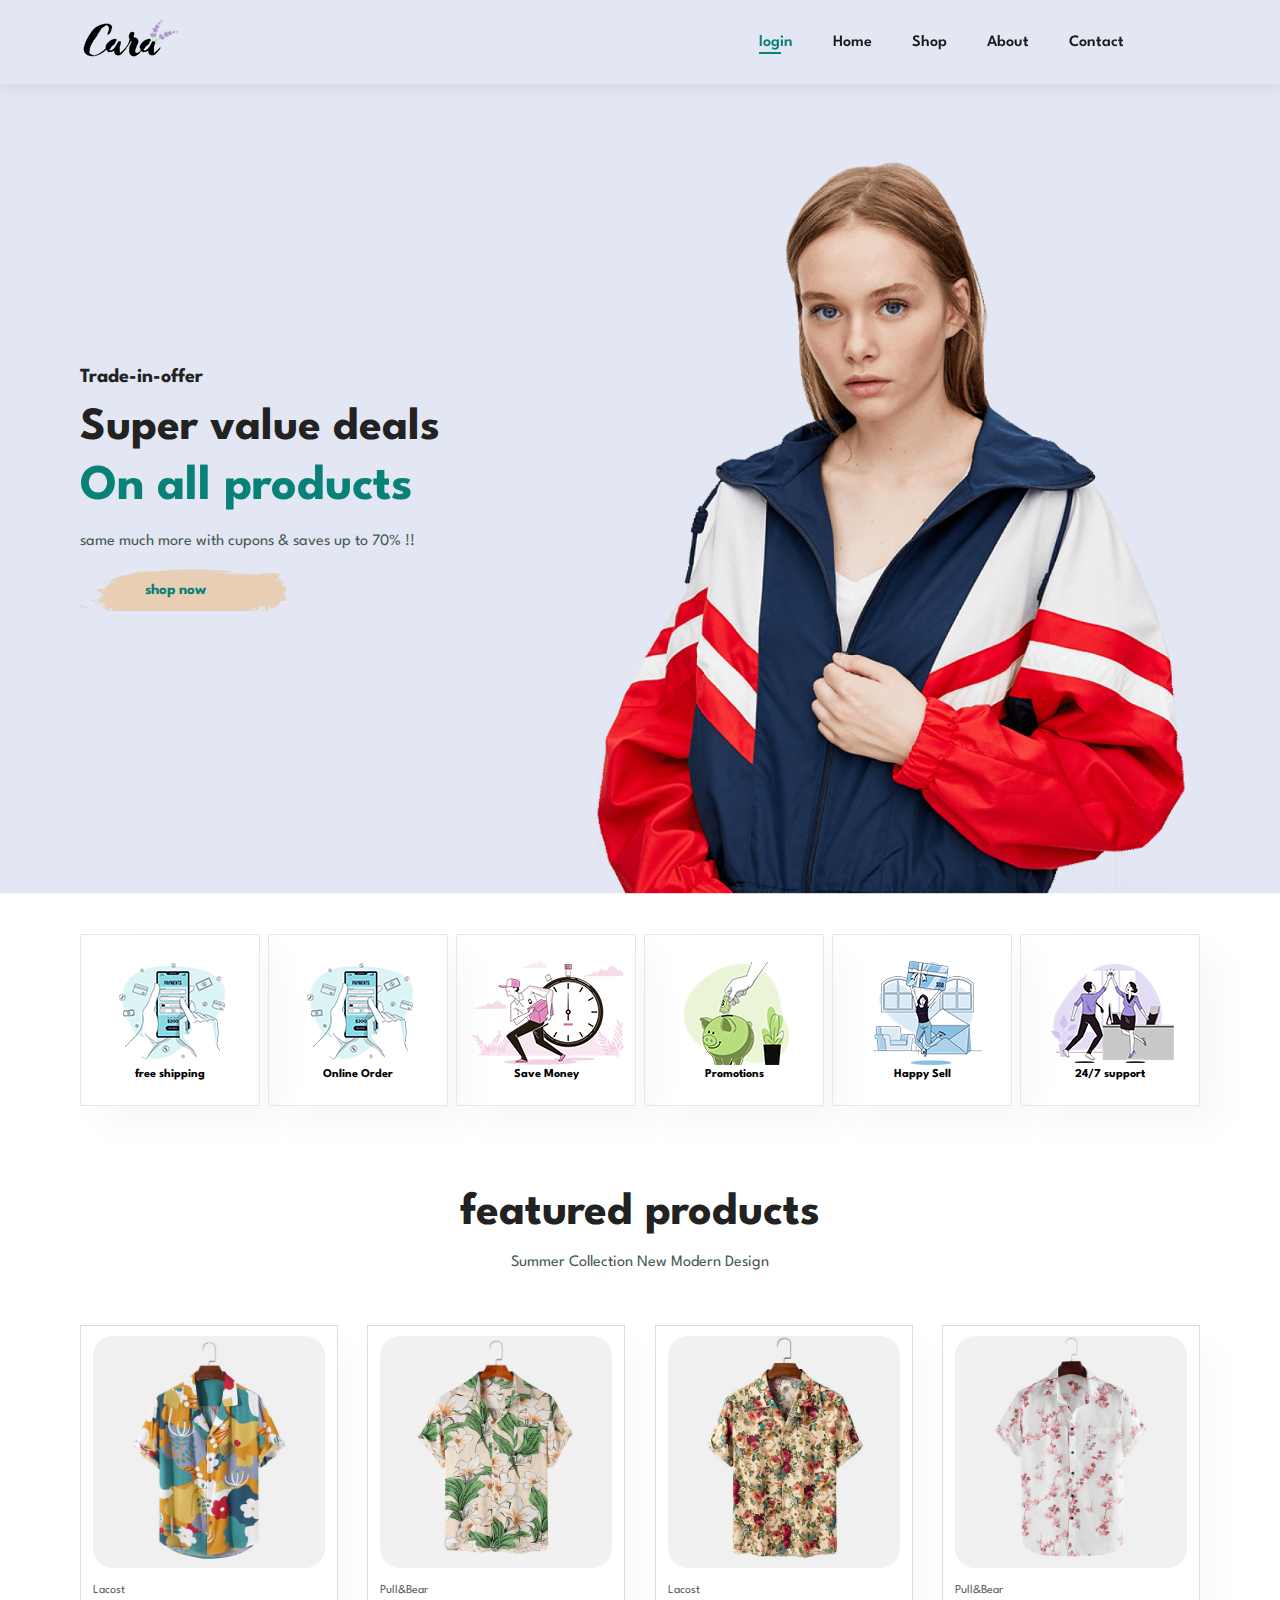
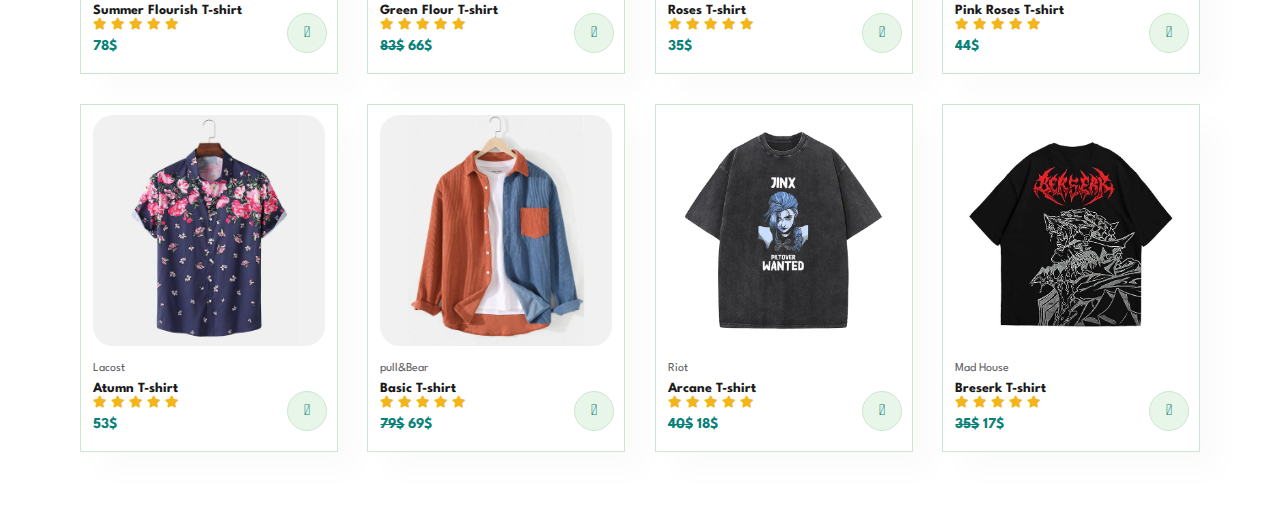
<file: index.html>
<!DOCTYPE html>
<html lang="en">

    <head>
        <meta charset="UTF-8">
        <meta http-equiv="X-UA-Compatible" content="IE=edge">
        <meta name="viewport" content="width=device-width, initial-scale=1.0">
        <title>  Ecommerce Tutorial</title>
        <link rel="stylesheet" href="https://pro.fontawesome.com/releases/v5.10.0/css/all.css" />

        <link rel="stylesheet" href="style.css">
        
    </head>

    <body>
        <section id="header">
            <!--creating logo -->
            <a href="#"><img src="img/logo.png" class="logo" alt=""></a>

            <div>
                <ul id="navbar">
                    <li><a class="active" href="Login.html">login</a></li>
                    
                    <li><a   href="index.html">Home</a></li>
                    <li><a href="shop.html">Shop</a></li>
                    
                    <li><a href="about.html">About</a></li>
                    <li><a href="contact.html">Contact</a></li>
                    <li><a href="cart.html"><i class="far fa-shopping-bag"></i></a></li>
                    
                </ul>
            </div>
        </section> 


        <section id="hero">
            <h4>Trade-in-offer </h4>
            <h2>Super value deals</h2>
            <h1>On all products</h1>
            <p>same much more with cupons & saves up to 70% !!</p>
            <button>shop now</button>  
        </section> 


        <section id="feature" class="section-p1">
            <div class="fe-box"><img src="img/features/f1.png" alt="">
            <h6>free shipping</h6>
        </div>
        <div class="fe-box"><img src="img/features/f1.png" alt="">
            <h6>Online Order</h6>
        </div>
        <div class="fe-box"><img src="img/features/f2.png" alt="">
            <h6>Save Money</h6>
        </div>
        <div class="fe-box"><img src="img/features/f3.png" alt="">
            <h6>Promotions</h6>
        </div>
        <div class="fe-box"><img src="img/features/f4.png" alt="">
            <h6>Happy Sell</h6>
        </div>
        <div class="fe-box"><img src="img/features/f5.png" alt="">
            <h6>24/7 support</h6>
        </div>

        </section>

       <section id="product1" class="section-p1">
     <h2>featured products</h2>
     <p>Summer Collection New Modern Design</p>
     <div class="pro-container">
        <div class="pro">
            <img src="img/products/f1.jpg" alt="">
            <div class="des" >
                <span>Lacost</span>
                <h5>  Summer Flourish T-shirt</h5>
                <div class="star">
                    <i class="fas fa-star"></i>
                    <i class="fas fa-star"></i>
                    <i class="fas fa-star"></i>
                    <i class="fas fa-star"></i>
                    <i class="fas fa-star"></i>
                </div>
                <h4>78$</h4>
             </div>
               <a href="#"><i class="fal fa-shopping-cart cart " ></i></a>
              
              </div>

              <div class="pro">
                <img src="img/products/f2.jpg" alt="">
                <div class="des" >
                    <span>Pull&Bear</span>
                    <h5> Green Flour T-shirt</h5>
                    <div class="star">
                        <i class="fas fa-star"></i>
                        <i class="fas fa-star"></i>
                        <i class="fas fa-star"></i>
                        <i class="fas fa-star"></i>
                        <i class="fas fa-star"></i>
                    </div>
                    <h4><s>83$</s>           66$ </h4>
                 </div>
                   <a href="#"><i class="fal fa-shopping-cart cart " ></i></a>
                  
                  </div>

                  <div class="pro">
                    <img src="img/products/f3.jpg" alt="">
                    <div class="des" >
                        <span>Lacost</span>
                        <h5> Roses T-shirt</h5>
                        <div class="star">
                            <i class="fas fa-star"></i>
                            <i class="fas fa-star"></i>
                            <i class="fas fa-star"></i>
                            <i class="fas fa-star"></i>
                            <i class="fas fa-star"></i>
                        </div>
                        <h4>35$</h4>
                     </div>
                       <a href="#"><i class="fal fa-shopping-cart cart " ></i></a>
                      
                      </div>

                      <div class="pro">
                        <img src="img/products/f4.jpg" alt="">
                        <div class="des" >
                            <span>Pull&Bear</span>
                            <h5> Pink Roses T-shirt</h5>
                            <div class="star">
                                <i class="fas fa-star"></i>
                                <i class="fas fa-star"></i>
                                <i class="fas fa-star"></i>
                                <i class="fas fa-star"></i>
                                <i class="fas fa-star"></i>
                            </div>
                            <h4>44$</h4>
                         </div>
                           <a href="#"><i class="fal fa-shopping-cart cart " ></i></a>
                          
                          </div>

                          <div class="pro">
                            <img src="img/products/f5.jpg" alt="">
                            <div class="des" >
                                <span>Lacost</span>
                                <h5> Atumn T-shirt</h5>
                                <div class="star">
                                    <i class="fas fa-star"></i>
                                    <i class="fas fa-star"></i>
                                    <i class="fas fa-star"></i>
                                    <i class="fas fa-star"></i>
                                    <i class="fas fa-star"></i>
                                </div>
                                <h4>53$</h4>
                             </div>
                               <a href="#"><i class="fal fa-shopping-cart cart " ></i></a>
                              
                              </div>

                              <div class="pro">
                                <img src="img/products/f6.jpg" alt="">
                                <div class="des" >
                                    <span>pull&Bear </span>
                                    <h5>Basic T-shirt</h5>
                                    <div class="star">
                                        <i class="fas fa-star"></i>
                                        <i class="fas fa-star"></i>
                                        <i class="fas fa-star"></i>
                                        <i class="fas fa-star"></i>
                                        <i class="fas fa-star"></i>
                                    </div>
                                    <h4><s>79$</s>             69$  </h4>
                                 </div>
                                   <a href="#"><i class="fal fa-shopping-cart cart " ></i></a>
                                  
                                  </div>

                                  <div class="pro">
                                    <img src="img/products/f13.jpg" alt="">
                                    <div class="des" >
                                        <span>Riot</span>
                                        <h5>Arcane T-shirt </h5>
                                        <div class="star">
                                            <i class="fas fa-star"></i>
                                            <i class="fas fa-star"></i>
                                            <i class="fas fa-star"></i>
                                            <i class="fas fa-star"></i>
                                            <i class="fas fa-star"></i>
                                        </div>
                                        <h4><s>40$</s>            18$  </h4>
                                     </div>
                                       <a href="#"><i class="fal fa-shopping-cart cart " ></i></a>
                                      
                                      </div>

                                      <div class="pro">
                                        <img src="img/products/f15.jpg" alt="">
                                        <div class="des" >
                                            <span>Mad House</span>
                                            <h5>Breserk T-shirt</h5>
                                            <div class="star">
                                                <i class="fas fa-star"></i>
                                                <i class="fas fa-star"></i>
                                                <i class="fas fa-star"></i>
                                                <i class="fas fa-star"></i>
                                                <i class="fas fa-star"></i>
                                            </div>
                                            <h4><s>35$</s>            17$  </h4>
                                         </div>
                                           <a href="#"><i class="fal fa-shopping-cart cart " ></i></a>
                                          
                                          </div>

                              

                                  
     </div>


       </section>

       

        
        <script src="script.js"></script>
    </body>

</html>
</file>
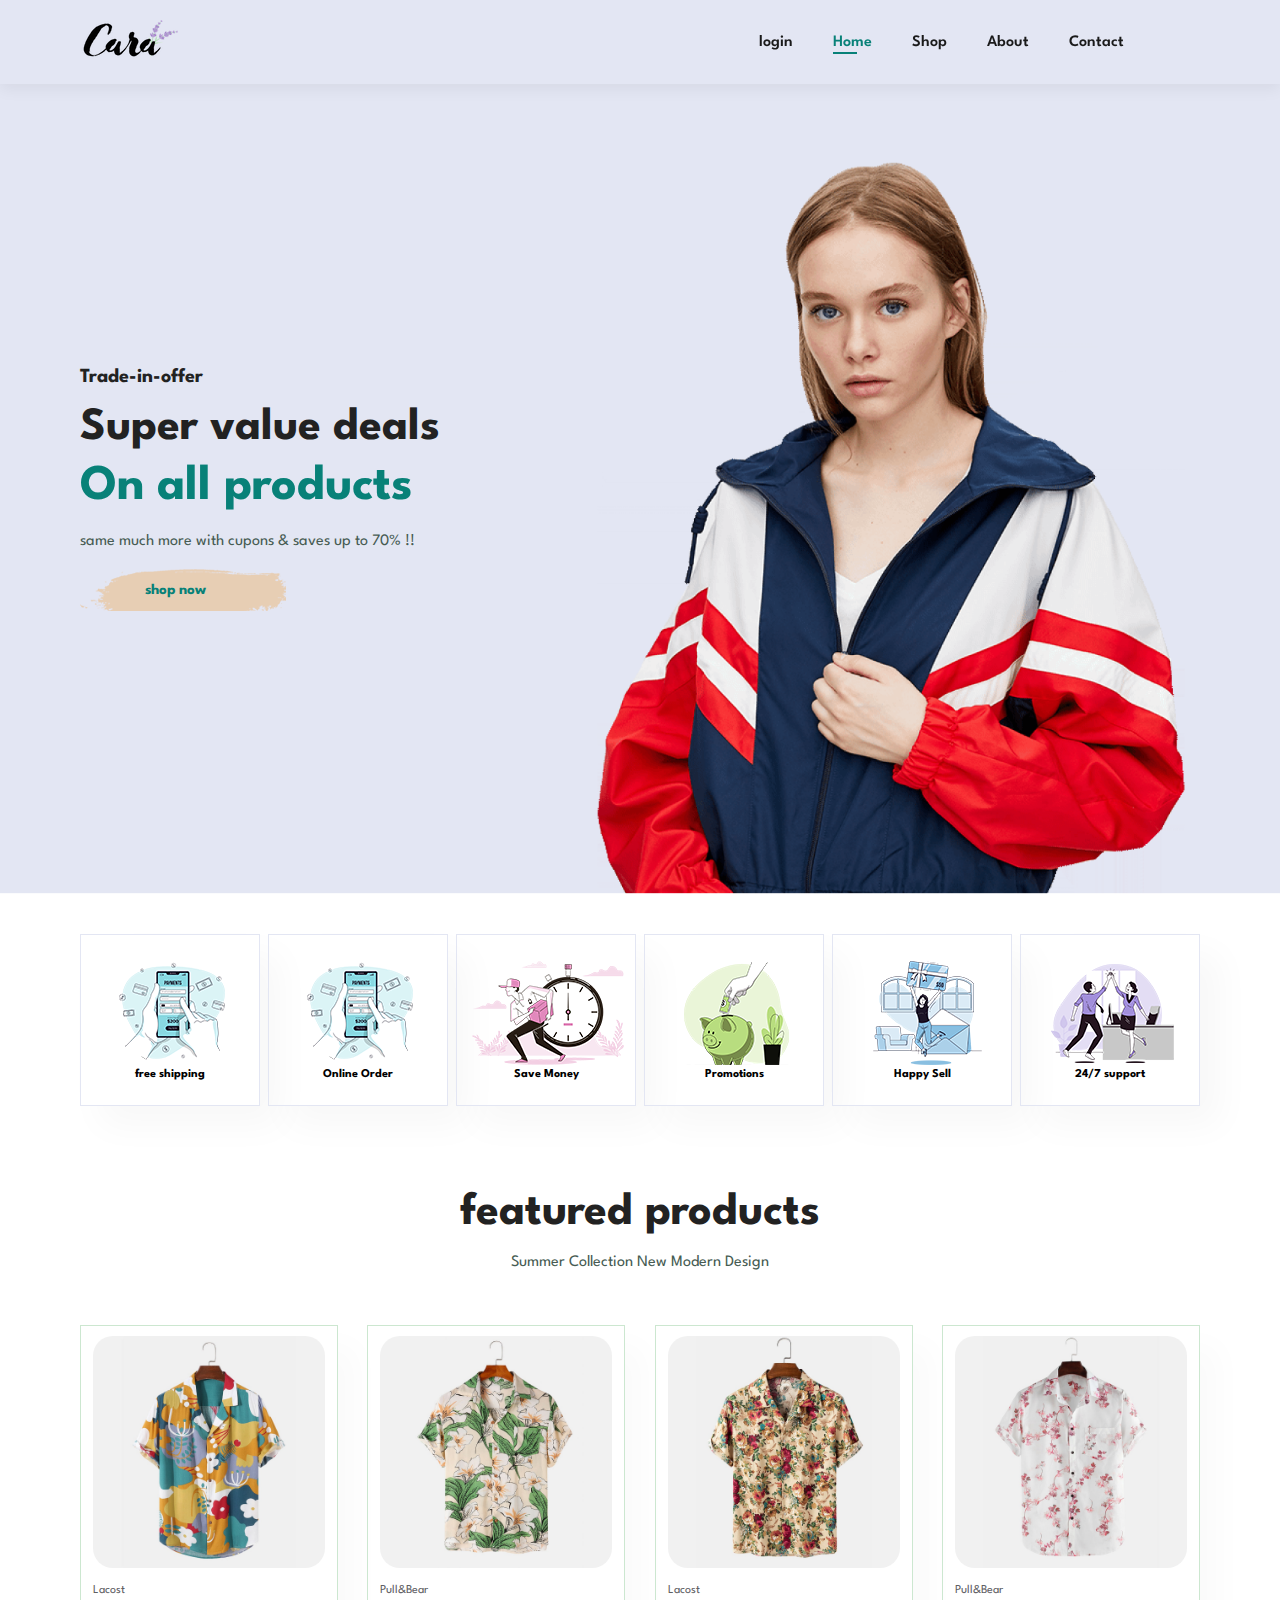
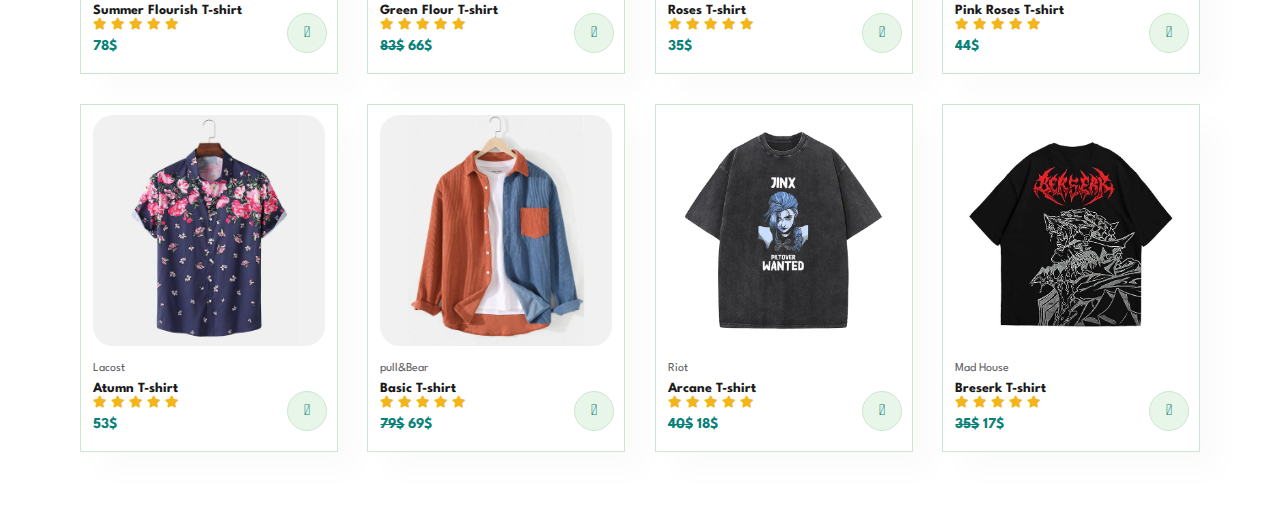
<file: Ecommerce-Website/index.html>
<!DOCTYPE html>
<html lang="en">

    <head>
        <meta charset="UTF-8">
        <meta http-equiv="X-UA-Compatible" content="IE=edge">
        <meta name="viewport" content="width=device-width, initial-scale=1.0">
        <title>  Ecommerce Tutorial</title>
        <link rel="stylesheet" href="https://pro.fontawesome.com/releases/v5.10.0/css/all.css" />

        <link rel="stylesheet" href="style.css">
        
    </head>

    <body>
        <section id="header">
            <!--creating logo -->
            <a href="#"><img src="img/logo.png" class="logo" alt=""></a>

            <div>
                <ul id="navbar">
                    <li><a href="Login.html">login</a></li>
                    
                    <li><a class="active"  href="index.html">Home</a></li>
                    <li><a href="shop.html">Shop</a></li>
                    
                    <li><a href="about.html">About</a></li>
                    <li><a href="contact.html">Contact</a></li>
                    <li><a href="cart.html"><i class="far fa-shopping-bag"></i></a></li>
                    
                </ul>
            </div>
        </section> 


        <section id="hero">
            <h4>Trade-in-offer </h4>
            <h2>Super value deals</h2>
            <h1>On all products</h1>
            <p>same much more with cupons & saves up to 70% !!</p>
            <button>shop now</button>  
        </section> 


        <section id="feature" class="section-p1">
            <div class="fe-box"><img src="img/features/f1.png" alt="">
            <h6>free shipping</h6>
        </div>
        <div class="fe-box"><img src="img/features/f1.png" alt="">
            <h6>Online Order</h6>
        </div>
        <div class="fe-box"><img src="img/features/f2.png" alt="">
            <h6>Save Money</h6>
        </div>
        <div class="fe-box"><img src="img/features/f3.png" alt="">
            <h6>Promotions</h6>
        </div>
        <div class="fe-box"><img src="img/features/f4.png" alt="">
            <h6>Happy Sell</h6>
        </div>
        <div class="fe-box"><img src="img/features/f5.png" alt="">
            <h6>24/7 support</h6>
        </div>

        </section>

       <section id="product1" class="section-p1">
     <h2>featured products</h2>
     <p>Summer Collection New Modern Design</p>
     <div class="pro-container">
        <div class="pro">
            <img src="img/products/f1.jpg" alt="">
            <div class="des" >
                <span>Lacost</span>
                <h5>  Summer Flourish T-shirt</h5>
                <div class="star">
                    <i class="fas fa-star"></i>
                    <i class="fas fa-star"></i>
                    <i class="fas fa-star"></i>
                    <i class="fas fa-star"></i>
                    <i class="fas fa-star"></i>
                </div>
                <h4>78$</h4>
             </div>
               <a href="#"><i class="fal fa-shopping-cart cart " ></i></a>
              
              </div>

              <div class="pro">
                <img src="img/products/f2.jpg" alt="">
                <div class="des" >
                    <span>Pull&Bear</span>
                    <h5> Green Flour T-shirt</h5>
                    <div class="star">
                        <i class="fas fa-star"></i>
                        <i class="fas fa-star"></i>
                        <i class="fas fa-star"></i>
                        <i class="fas fa-star"></i>
                        <i class="fas fa-star"></i>
                    </div>
                    <h4><s>83$</s>           66$ </h4>
                 </div>
                   <a href="#"><i class="fal fa-shopping-cart cart " ></i></a>
                  
                  </div>

                  <div class="pro">
                    <img src="img/products/f3.jpg" alt="">
                    <div class="des" >
                        <span>Lacost</span>
                        <h5> Roses T-shirt</h5>
                        <div class="star">
                            <i class="fas fa-star"></i>
                            <i class="fas fa-star"></i>
                            <i class="fas fa-star"></i>
                            <i class="fas fa-star"></i>
                            <i class="fas fa-star"></i>
                        </div>
                        <h4>35$</h4>
                     </div>
                       <a href="#"><i class="fal fa-shopping-cart cart " ></i></a>
                      
                      </div>

                      <div class="pro">
                        <img src="img/products/f4.jpg" alt="">
                        <div class="des" >
                            <span>Pull&Bear</span>
                            <h5> Pink Roses T-shirt</h5>
                            <div class="star">
                                <i class="fas fa-star"></i>
                                <i class="fas fa-star"></i>
                                <i class="fas fa-star"></i>
                                <i class="fas fa-star"></i>
                                <i class="fas fa-star"></i>
                            </div>
                            <h4>44$</h4>
                         </div>
                           <a href="#"><i class="fal fa-shopping-cart cart " ></i></a>
                          
                          </div>

                          <div class="pro">
                            <img src="img/products/f5.jpg" alt="">
                            <div class="des" >
                                <span>Lacost</span>
                                <h5> Atumn T-shirt</h5>
                                <div class="star">
                                    <i class="fas fa-star"></i>
                                    <i class="fas fa-star"></i>
                                    <i class="fas fa-star"></i>
                                    <i class="fas fa-star"></i>
                                    <i class="fas fa-star"></i>
                                </div>
                                <h4>53$</h4>
                             </div>
                               <a href="#"><i class="fal fa-shopping-cart cart " ></i></a>
                              
                              </div>

                              <div class="pro">
                                <img src="img/products/f6.jpg" alt="">
                                <div class="des" >
                                    <span>pull&Bear </span>
                                    <h5>Basic T-shirt</h5>
                                    <div class="star">
                                        <i class="fas fa-star"></i>
                                        <i class="fas fa-star"></i>
                                        <i class="fas fa-star"></i>
                                        <i class="fas fa-star"></i>
                                        <i class="fas fa-star"></i>
                                    </div>
                                    <h4><s>79$</s>             69$  </h4>
                                 </div>
                                   <a href="#"><i class="fal fa-shopping-cart cart " ></i></a>
                                  
                                  </div>

                                  <div class="pro">
                                    <img src="img/products/f13.jpg" alt="">
                                    <div class="des" >
                                        <span>Riot</span>
                                        <h5>Arcane T-shirt </h5>
                                        <div class="star">
                                            <i class="fas fa-star"></i>
                                            <i class="fas fa-star"></i>
                                            <i class="fas fa-star"></i>
                                            <i class="fas fa-star"></i>
                                            <i class="fas fa-star"></i>
                                        </div>
                                        <h4><s>40$</s>            18$  </h4>
                                     </div>
                                       <a href="#"><i class="fal fa-shopping-cart cart " ></i></a>
                                      
                                      </div>

                                      <div class="pro">
                                        <img src="img/products/f15.jpg" alt="">
                                        <div class="des" >
                                            <span>Mad House</span>
                                            <h5>Breserk T-shirt</h5>
                                            <div class="star">
                                                <i class="fas fa-star"></i>
                                                <i class="fas fa-star"></i>
                                                <i class="fas fa-star"></i>
                                                <i class="fas fa-star"></i>
                                                <i class="fas fa-star"></i>
                                            </div>
                                            <h4><s>35$</s>            17$  </h4>
                                         </div>
                                           <a href="#"><i class="fal fa-shopping-cart cart " ></i></a>
                                          
                                          </div>

                              

                                  
     </div>


       </section>

       

        
        <script src="script.js"></script>
    </body>

</html>
</file>
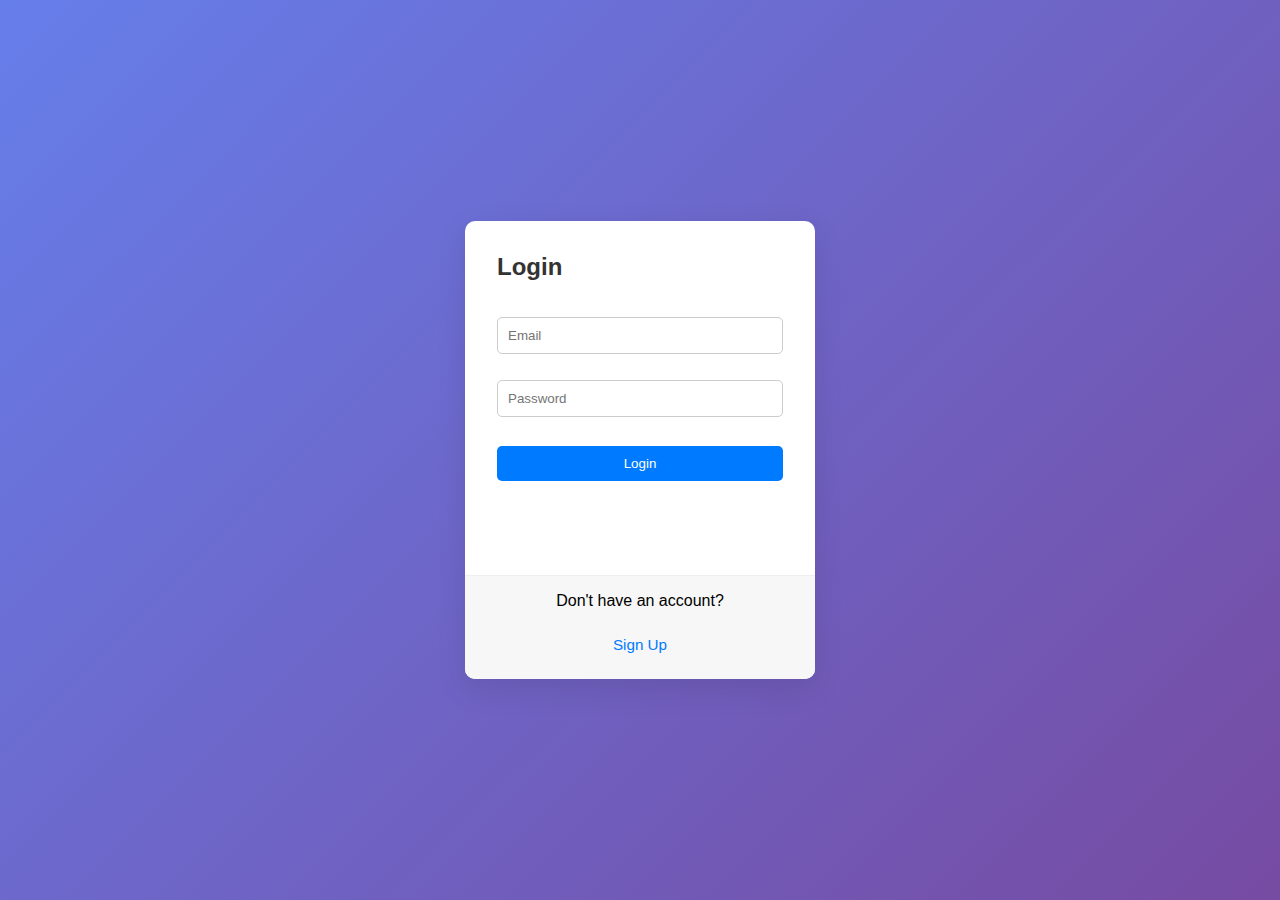
<file: Login.html>
<!DOCTYPE html>
<html lang="en">
<head>
  <meta charset="UTF-8" />
  <meta name="viewport" content="width=device-width, initial-scale=1.0"/>
  <title>Login / Sign Up</title>
  
  <link rel="stylesheet" href="Login.css">
</head>

<body>
  
<div class="container" id="container">
  <div class="form-wrapper">
    <form id="login">
      <h2>Login</h2>
      <input type="email" placeholder="Email" required />
      <input type="password" placeholder="Password" required />
      <button type="submit">Login</button>
    </form>

    <form id="signup">
      <h2>Sign Up</h2>
      <input type="text" placeholder="Name" required />
      <input type="email" placeholder="Email" required />
      <input type="password" placeholder="Password" required />
      <button type="submit">Sign Up</button>
    </form>
  </div>
  <div class="toggle">
    <span id="toggleText">Don't have an account? </span>
    <button onclick="toggleForm()">Sign Up</button>
  </div>
</div>

<script>
  const container = document.getElementById('container');
  const toggleText = document.getElementById('toggleText');
  const toggleBtn = document.querySelector('.toggle button');

  function toggleForm() {
    container.classList.toggle('active');
    const isActive = container.classList.contains('active');
    toggleText.innerText = isActive ? 'Already have an account? ' : "Don't have an account? ";
    toggleBtn.innerText = isActive ? 'Login' : 'Sign Up';
  }
</script>

</body>
</html>
</file>
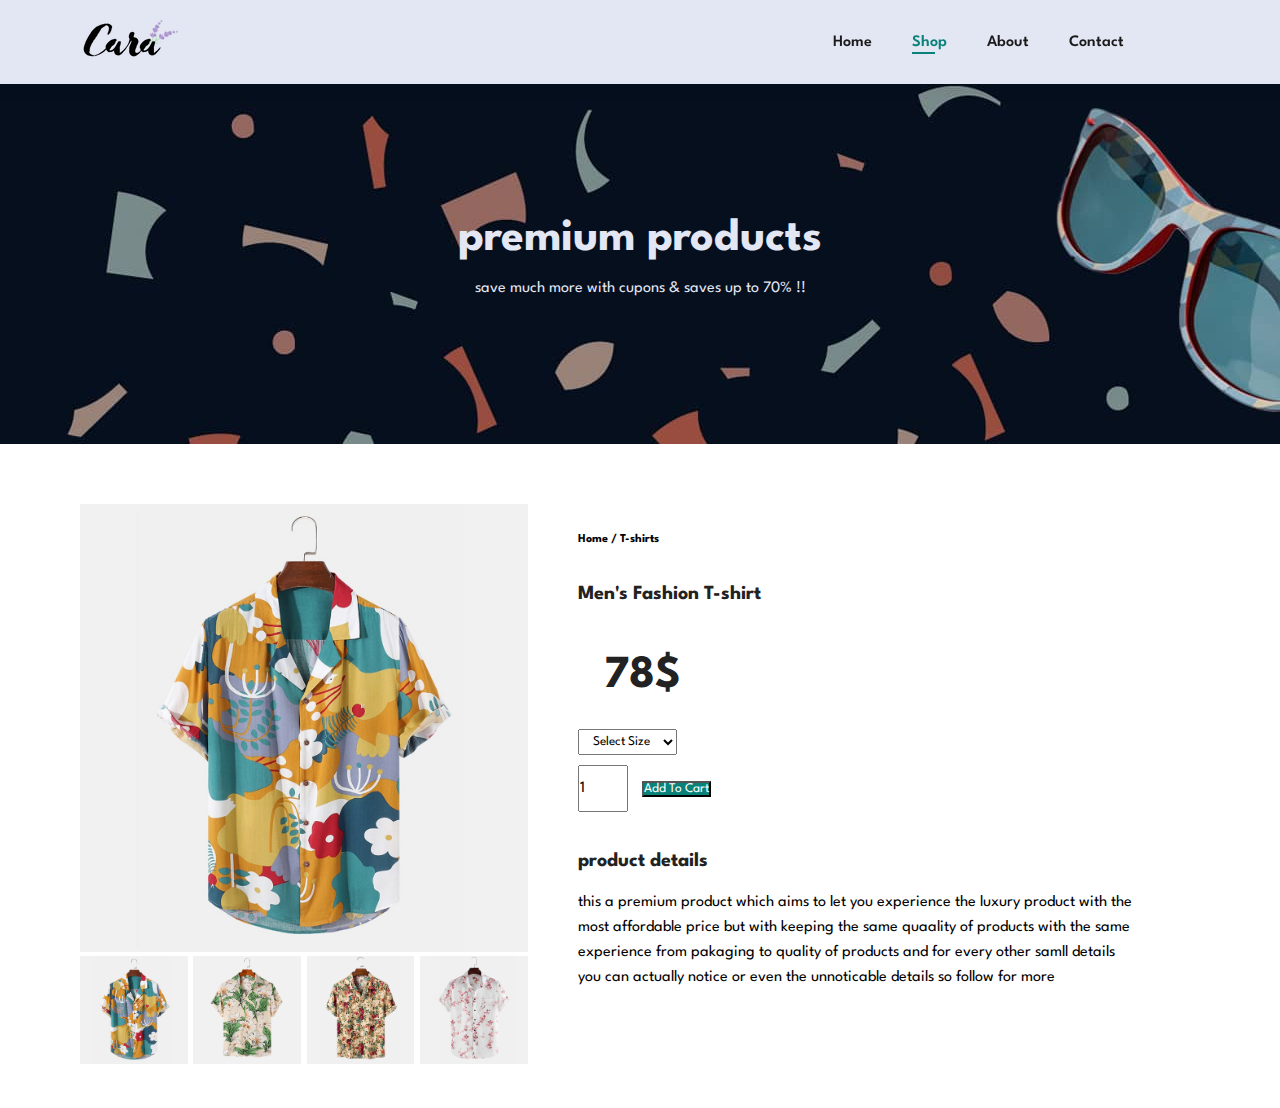
<file: shop.html>
<!DOCTYPE html>
<html lang="en">

    <head>
        <meta charset="UTF-8">
        <meta http-equiv="X-UA-Compatible" content="IE=edge">
        <meta name="viewport" content="width=device-width, initial-scale=1.0">
        <title>  Ecommerce Tutorial</title>
        <link rel="stylesheet" href="https://pro.fontawesome.com/releases/v5.10.0/css/all.css" />

        <link rel="stylesheet" href="style.css">
    </head>

    <body>
        <section id="header">
            <!--creating logo -->
            <a href="#"><img src="img/logo.png" class="logo" alt=""></a>

            <div>
                <ul id="navbar">
                    <li><a  href="index.html">Home</a></li>
                    <li><a class="active" href="shop.html">Shop</a></li>
                    
                    <li><a href="about.html">About</a></li>
                    <li><a href="contact.html">Contact</a></li>
                    <li><a href="cart.html"><i class="far fa-shopping-bag"></i></a></li>
                    
                </ul>
            </div>
        </section> 


        <section id="page-header">
            <h2>premium products </h2>
           <p>save much more with cupons & saves up to 70% !!</p>
            
        </section> 


       
      

              <section id="prodetails" class="section-p1"> 
              <div class="single-pro-image" >
              <img src="img/products/f1.jpg" width="100%" id="MainImg" alt="">

              <div class="small-image-group">
                
                <div class="small-image-col">
                    <img src="img/products/f1.jpg" width="100%" class="small-img" alt="">
                    </div>

                
                <div class="small-image-col">
                    <img src="img/products/f2.jpg" width="100%" class="small-img" alt="">
                    </div>
                
                <div class="small-image-col">
                    <img src="img/products/f3.jpg" width="100%" class="small-img" alt="">
                 </div>
                
                <div class="small-image-col">
                    <img src="img/products/f4.jpg" width="100%" class="small-img" alt="">

              </div>
              </div>
              </div>
            

            <div class="single-pro-details">
                <h6> Home / T-shirts</h6>
                <h4>Men's Fashion T-shirt</h4>
                <h2>78$</h2>
                <select>
                    <option>Select Size</option>
                    <option>Small</option>
                    <option>Large</option>
                    <option>XL</option>
                    <option>XXL</option>
                    
                </select>
                <input type="number" value="1">
                <button class="normal"> Add To Cart</button>
                <h4>product details</h4>
                <span> this a premium product which aims to let you experience the luxury product with the most affordable
                    price but with keeping the same quaality of products with the same experience from pakaging to quality of 
                    products and for every other samll details you can actually notice or even the unnoticable details so follow for more  
                </span>
            </div>

        </section>  
    
        
        <script src="script.js"></script>
    </body>

</html>
</file>
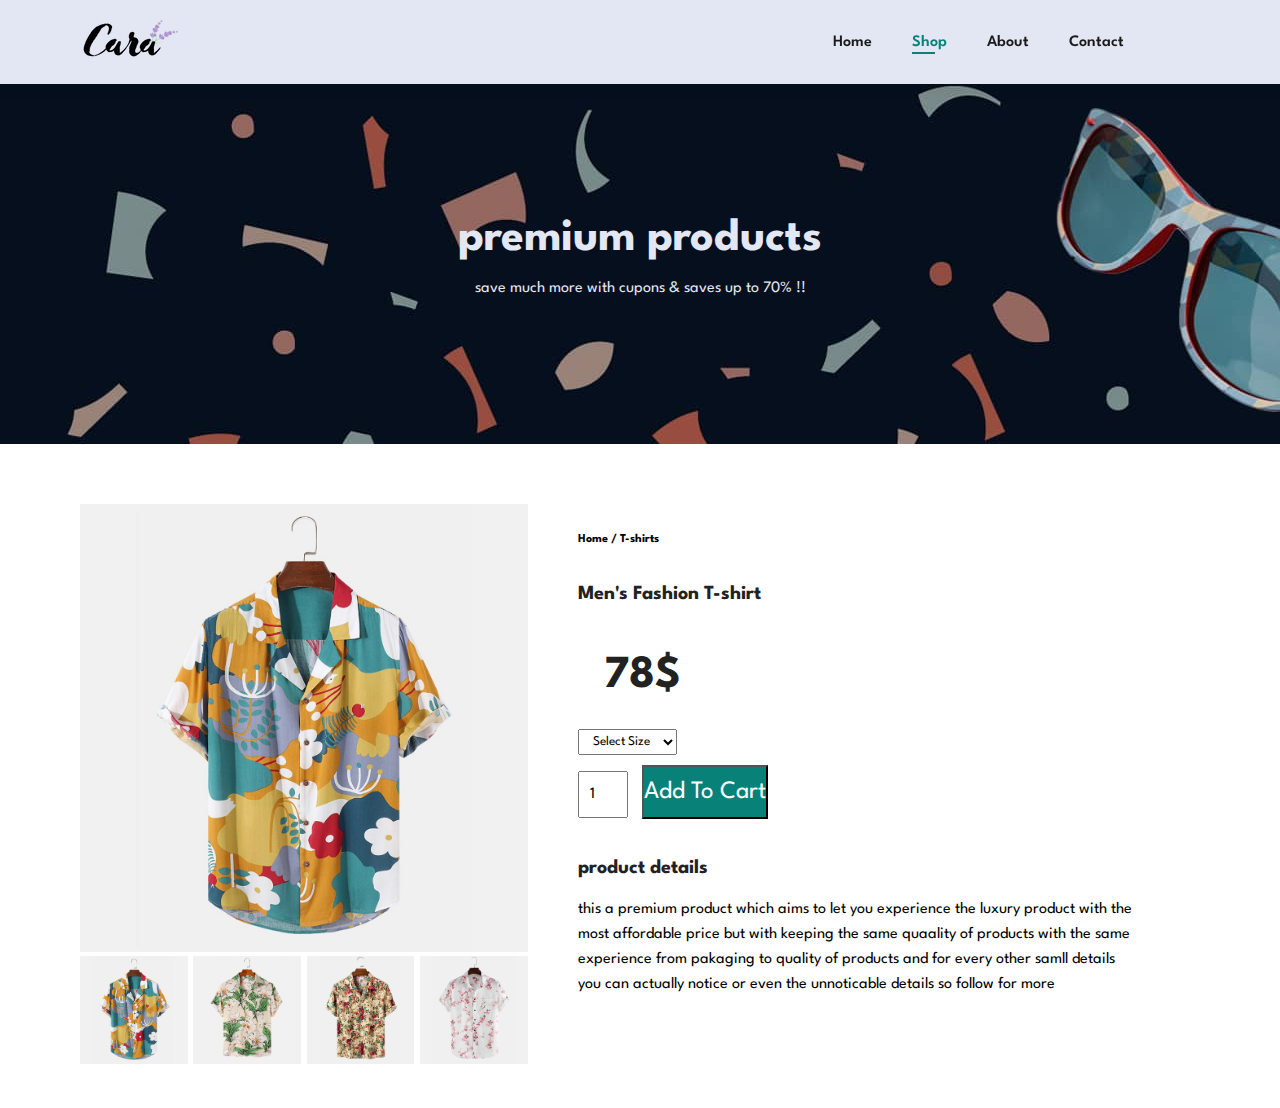
<file: Ecommerce-Website/shop.html>
<!DOCTYPE html>
<html lang="en">

    <head>
        <meta charset="UTF-8">
        <meta http-equiv="X-UA-Compatible" content="IE=edge">
        <meta name="viewport" content="width=device-width, initial-scale=1.0">
        <title>  Ecommerce Tutorial</title>
        <link rel="stylesheet" href="https://pro.fontawesome.com/releases/v5.10.0/css/all.css" />

        <link rel="stylesheet" href="style.css">
    </head>

    <body>
        <section id="header">
            <!--creating logo -->
            <a href="#"><img src="img/logo.png" class="logo" alt=""></a>

            <div>
                <ul id="navbar">
                    <li><a  href="index.html">Home</a></li>
                    <li><a class="active" href="shop.html">Shop</a></li>
                    
                    <li><a href="about.html">About</a></li>
                    <li><a href="contact.html">Contact</a></li>
                    <li><a href="cart.html"><i class="far fa-shopping-bag"></i></a></li>
                    
                </ul>
            </div>
        </section> 


        <section id="page-header">
            <h2>premium products </h2>
           <p>save much more with cupons & saves up to 70% !!</p>
            
        </section> 


       
      

              <section id="prodetails" class="section-p1"> 
              <div class="single-pro-image" >
              <img src="img/products/f1.jpg" width="100%" id="MainImg" alt="">

              <div class="small-image-group">
                
                <div class="small-image-col">
                    <img src="img/products/f1.jpg" width="100%" class="small-img" alt="">
                    </div>

                
                <div class="small-image-col">
                    <img src="img/products/f2.jpg" width="100%" class="small-img" alt="">
                    </div>
                
                <div class="small-image-col">
                    <img src="img/products/f3.jpg" width="100%" class="small-img" alt="">
                 </div>
                
                <div class="small-image-col">
                    <img src="img/products/f4.jpg" width="100%" class="small-img" alt="">

              </div>
              </div>
              </div>
            

            <div class="single-pro-details">
                <h6> Home / T-shirts</h6>
                <h4>Men's Fashion T-shirt</h4>
                <h2>78$</h2>
                <select>
                    <option>Select Size</option>
                    <option>Small</option>
                    <option>Large</option>
                    <option>XL</option>
                    <option>XXL</option>
                    
                </select>
                <input type="number" value="1">
                <button class="normal"> Add To Cart </button>
                <h4>product details</h4>
                <span> this a premium product which aims to let you experience the luxury product with the most affordable
                    price but with keeping the same quaality of products with the same experience from pakaging to quality of 
                    products and for every other samll details you can actually notice or even the unnoticable details so follow for more</span>
                
            </div>

        </section>  
        <script>
            var MainImg= document.getElementById("MainImg");
            var smallimg = document.getElementsByClassName("small-img");

            smallimg[0].onclick = function(){
                MainImg.src = smallimg[0].src;

                               
            }
            smallimg[1].onclick = function(){
                MainImg.src = smallimg[1].src;

              
            }
            smallimg[2].onclick = function(){
                MainImg.src = smallimg[2].src;

                               
            }
            smallimg[3].onclick = function(){
                MainImg.src = smallimg[3].src;

                               
            }
        </script>
    
        
        <script src="script.js"></script>
    </body>

</html>
</file>
<file: style.css>
@import url("https://fonts.googleapis.com/css2?family=Spartan:wght@100;200;300;400;500;600;700;800;900&display=swap");
* {
  margin: 0;
  padding: 0;
  box-sizing: border-box;
  font-family: "Spartan", sans-serif;
}

html {
  scroll-behavior: smooth;
}

/* Global Styles */

h1 {
  font-size: 50px;
  line-height: 64px;
  color: #222;
}

h2 {
  font-size: 46px;
  line-height: 54px;
  color: #222;
}

h4 {
  font-size: 20px;
  color: #222;
}

h6 {
  font-weight: 700;
  font-size: 12px;
}

p {
  font-size: 16px;
  color: #465b52;
  margin: 15px 0 20px 0;
}

.section-p1 {
  padding: 40px 80px;
}

.section-m1 {
  margin: 40px 0;
}

body {
  width: 100%;
}

#header{
  display: flex;
  align-items: center;
  justify-content: space-between;
  padding: 20px 80px ;
  background-color: #E3E6F3;
  box-shadow: 0  5px 15px rgba(0,0,0,0.06);
  z-index: 999;
  position: sticky;
  top: 0;
  left: 0;
}
#navbar{
  display: flex;
  align-items: center;
  justify-content: center;

}

#navbar li {
  list-style: none;
  padding:0 20px ;
  position: relative;

}
#navbar li a {
  text-decoration: none;
  font-size: 16px;
  font-weight: 600;
  color: #1a1a1a;
  transition: 0.3s ease;

}
#navbar li a:hover,
#navbar li a.active{
  color: #088178;

} 



#navbar li a.active::after,
#navbar li a:hover::after {
  content: "";
  width:30% ;
  height: 2px;
  background: #088178 ;
  position: absolute;
  bottom: -4px;
  left:20px;

}
#hero{
  background-image: url("img/hero4.png");
  height: 90vh;
  width: 100%;
  background-position: top 25% right 0%;
  background-size: cover;
  display: flex;
  flex-direction: column;
  align-items: flex-start;
  justify-content: center;
  padding: 0 80px;
}
#hero h4{
  padding-bottom: 15px;
}
#hero h1{
  color: #088178;
}
#hero button{
  background-image: url("img/button.png");
  background-color: transparent;
  color: #088178;
  border: 0;
  padding: 14px 80px 14px 65px;
  background-repeat: no-repeat;
  cursor: pointer;
  font-weight: 700;
  font-size: 15px;

}
#feature{
  display: flex;
  align-items: center;
  justify-content: space-between;
  flex-wrap: wrap;
}

#feature .fe-box{
  width: 180px;
  text-align: center;
  padding: 25px 15px ;
  box-shadow: 20px 20px 34px rgba(0,0,0,0.03);
  border: 1px solid #E3E6F3;
}
#feature .fe-box:hover {
  box-shadow: 20px 20px 54px rgba(70,62,221,0.1);
  
}

#product1 {
  text-align: center;

}
#product1 .pro {
  width: 23%;
  min-width: 250px;
  padding: 10px 12px;
  border: 1px solid #cce7d0;
  cursor: pointer;
  box-shadow: 20px 20px 30px rgba(0,0,0,0.02);
  margin: 15px 0;
  transition: 0.2s ease;
  position: relative;
}

#product1 .pro img{
  width: 100%;
  
  border-radius: 20px ;

}
#product1 .pro:hover {
 box-shadow: 20px 20px 30px rgba(0,0,0,0.06);
  

}
#product1 .pro .des {
  text-align: start;
 padding: 10px 0 ;

  }

#product1 .pro .des span{
   font-size: 12px;
  color: #606063;

   }
#product1 .pro .des h5{
  padding-top: 7px;
  font-size: 14px;
  color: #1a1a1a;
  
 }
#product1 .pro .des i{
 font-size: 12px;
 color: rgb(243,181,25);

}
#product1 .pro .des h4{
  padding-top: 7px;
  font-size: 15px;
  font-weight: 700;
  color: #088178;
  
 }
 #product1 .pro .cart {
  width: 40px;
  height: 40px;
  line-height: 40px;
  border-radius: 50px;
  background-color: #e8f6ea;
  font-weight: 500;
  color: #088178;
  border: 1px solid #cce7d0;
  position: absolute;
  bottom:20px;
  right: 10px;

  }
 

  #product1 .pro-container{
    display: flex;
    justify-content: space-between;
    padding-top: 20px;
    flex-wrap: wrap;

  }


  /*shop page*/
  #page-header{
    background-image: url(img/banner/b2.jpg);
    width: 100%;
    height: 40vh;
    background-size: cover;
    display: flex;
    justify-content: center;
    text-align: center;
    flex-direction: column;
    padding: 14px;

  }
  #page-header h2,
  #page-header p{
    color: #E3E6F3;
  }
  #pagination a i{
    font-size: 16px;
    font-weight: 600;

  }
/* single product*/
#prodetails{
  display: flex;
  margin-top: 20px ;
}

  #prodetails .single-pro-image{
    width: 40%;
    margin-right: 50px;
  }
  .small-image-group{
    display: flex;
    justify-content: space-between;
  }
  
  .small-image-col{
    flex-basis: 24%;
    cursor: pointer;
  }
  #prodetails .single-pro-details{
    width: 50%;
    padding-top: 30px;
  }
  #prodetails .single-pro-details h4{
    padding: 40px 0 20px;

  }
  #prodetails .single-pro-details h2{
    padding: 26px;
    
  }
  #prodetails .single-pro-details select{
    display: block;
    padding: 5px 10px;
    margin-bottom: 10px ;
    
  }
  #prodetails .single-pro-details input{
   width: 50px;
   height: 47px;
    padding-left: 5px 10px;
    font-size: 16px;
    margin-right:10px;

  }
  #prodetails .single-pro-details input:focus{
    outline: none;
 
   }

  #prodetails .single-pro-details button{
    background: #088178;
    color: #fff;
 
   }
   #prodetails .single-pro-details span{
    line-height: 25px;
   }
</file>
<file: Ecommerce-Website/style.css>
@import url("https://fonts.googleapis.com/css2?family=Spartan:wght@100;200;300;400;500;600;700;800;900&display=swap");
* {
  margin: 0;
  padding: 0;
  box-sizing: border-box;
  font-family: "Spartan", sans-serif;
}

html {
  scroll-behavior: smooth;
}

/* Global Styles */

h1 {
  font-size: 50px;
  line-height: 64px;
  color: #222;
}

h2 {
  font-size: 46px;
  line-height: 54px;
  color: #222;
}

h4 {
  font-size: 20px;
  color: #222;
}

h6 {
  font-weight: 700;
  font-size: 12px;
}

p {
  font-size: 16px;
  color: #465b52;
  margin: 15px 0 20px 0;
}

.section-p1 {
  padding: 40px 80px;
}

.section-m1 {
  margin: 40px 0;
}

body {
  width: 100%;
}

#header{
  display: flex;
  align-items: center;
  justify-content: space-between;
  padding: 20px 80px ;
  background-color: #E3E6F3;
  box-shadow: 0  5px 15px rgba(0,0,0,0.06);
  z-index: 999;
  position: sticky;
  top: 0;
  left: 0;
}
#navbar{
  display: flex;
  align-items: center;
  justify-content: center;

}

#navbar li {
  list-style: none;
  padding:0 20px ;
  position: relative;

}
#navbar li a {
  text-decoration: none;
  font-size: 16px;
  font-weight: 600;
  color: #1a1a1a;
  transition: 0.3s ease;

}
#navbar li a:hover,
#navbar li a.active{
  color: #088178;

} 



#navbar li a.active::after,
#navbar li a:hover::after {
  content: "";
  width:30% ;
  height: 2px;
  background: #088178 ;
  position: absolute;
  bottom: -4px;
  left:20px;

}
#hero{
  background-image: url("img/hero4.png");
  height: 90vh;
  width: 100%;
  background-position: top 25% right 0%;
  background-size: cover;
  display: flex;
  flex-direction: column;
  align-items: flex-start;
  justify-content: center;
  padding: 0 80px;
}
#hero h4{
  padding-bottom: 15px;
}
#hero h1{
  color: #088178;
}
#hero button{
  background-image: url("img/button.png");
  background-color: transparent;
  color: #088178;
  border: 0;
  padding: 14px 80px 14px 65px;
  background-repeat: no-repeat;
  cursor: pointer;
  font-weight: 700;
  font-size: 15px;

}
#feature{
  display: flex;
  align-items: center;
  justify-content: space-between;
  flex-wrap: wrap;
}

#feature .fe-box{
  width: 180px;
  text-align: center;
  padding: 25px 15px ;
  box-shadow: 20px 20px 34px rgba(0,0,0,0.03);
  border: 1px solid #E3E6F3;
}
#feature .fe-box:hover {
  box-shadow: 20px 20px 54px rgba(70,62,221,0.1);
  
}

#product1 {
  text-align: center;

}
#product1 .pro {
  width: 23%;
  min-width: 250px;
  padding: 10px 12px;
  border: 1px solid #cce7d0;
  cursor: pointer;
  box-shadow: 20px 20px 30px rgba(0,0,0,0.02);
  margin: 15px 0;
  transition: 0.2s ease;
  position: relative;
}

#product1 .pro img{
  width: 100%;
  
  border-radius: 20px ;

}
#product1 .pro:hover {
 box-shadow: 20px 20px 30px rgba(0,0,0,0.06);
  

}
#product1 .pro .des {
  text-align: start;
 padding: 10px 0 ;

  }

#product1 .pro .des span{
   font-size: 12px;
  color: #606063;

   }
#product1 .pro .des h5{
  padding-top: 7px;
  font-size: 14px;
  color: #1a1a1a;
  
 }
#product1 .pro .des i{
 font-size: 12px;
 color: rgb(243,181,25);

}
#product1 .pro .des h4{
  padding-top: 7px;
  font-size: 15px;
  font-weight: 700;
  color: #088178;
  
 }
 #product1 .pro .cart {
  width: 40px;
  height: 40px;
  line-height: 40px;
  border-radius: 50px;
  background-color: #e8f6ea;
  font-weight: 500;
  color: #088178;
  border: 1px solid #cce7d0;
  position: absolute;
  bottom:20px;
  right: 10px;

  }
 

  #product1 .pro-container{
    display: flex;
    justify-content: space-between;
    padding-top: 20px;
    flex-wrap: wrap;

  }


  /*shop page*/
  #page-header{
    background-image: url(img/banner/b2.jpg);
    width: 100%;
    height: 40vh;
    background-size: cover;
    display: flex;
    justify-content: center;
    text-align: center;
    flex-direction: column;
    padding: 14px;

  }
  #page-header h2,
  #page-header p{
    color: #E3E6F3;
  }
  #pagination a i{
    font-size: 16px;
    font-weight: 600;

  }
/* single product*/
#prodetails{
  display: flex;
  margin-top: 20px ;
}

  #prodetails .single-pro-image{
    width: 40%;
    margin-right: 50px;
  }
  .small-image-group{
    display: flex;
    justify-content: space-between;
  }
  
  .small-image-col{
    flex-basis: 24%;
    cursor: pointer;
  }
  #prodetails .single-pro-details{
    width: 50%;
    padding-top: 30px;
  }
  #prodetails .single-pro-details h4{
    padding: 40px 0 20px;

  }
  #prodetails .single-pro-details h2{
    padding: 26px;
    
  }
  #prodetails .single-pro-details select{
    display: block;
    padding: 5px 10px;
    margin-bottom: 10px ;
    
  }
  #prodetails .single-pro-details input{
   width: 50px;
   height: 47px;
    padding-left:  10px;
    font-size: 16px;
    margin-right:10px;

  }
  #prodetails .single-pro-details input:focus{
    outline: none;
 
   }

  #prodetails .single-pro-details button{
    background: #088178;
    color: #fff;
    
   
      padding-top: 13px;
    padding-bottom:  13px;
    font-size: 25px;
    
    

 
   }
   #prodetails .single-pro-details span{
    line-height: 25px;
   }
</file>
<file: Login.css>
*{
    box-sizing: border-box;
    margin: 0;
    padding: 0;
    font-family: "Segoe UI", sans-serif;
  }

  body {
    height: 100vh;
    display: flex;
    justify-content: center;
    align-items: center;
    background: linear-gradient(135deg, #667eea, #764ba2);
    overflow: hidden;
  }
  .container {
    width: 350px;
    background: #fff;
    border-radius: 10px;
    overflow: hidden;
    box-shadow: 0 10px 30px rgba(0, 0, 0, 0.1);
    position: relative;
  }

  .form-wrapper {
    display: flex;
    width: 200%;
    transition: transform 0.5s ease-in-out;
  }

  form {
    width: 50%;
    padding: 2rem;
  }

  h2 {
    margin-bottom: 1.5rem;
    color: #333;
  }

  input {
    width: 100%;
    padding: 10px;
    margin: 0.8rem 0;
    border: 1px solid #ccc;
    border-radius: 5px;
    transition: border 0.3s;
  }

  input:focus {
    border-color: #007bff;
    outline: none;
  }

  button {
    width: 100%;
    padding: 10px;
    margin-top: 1rem;
    background: #007bff;
    color: white;
    border: none;
    border-radius: 5px;
    cursor: pointer;
    transition: background 0.6s;
  }

  button:hover {
    background: #0056b3;
  }

  .toggle {
    text-align: center;
    padding: 1rem;
    background: #f7f7f7;
    border-top: 1px solid #eee;
  }

  .toggle button {
    background: none;
    color: #007bff;
    border: none;
    cursor: pointer;
    font-size: 0.95rem;
  }

  .container.active .form-wrapper {
    transform: translateX(-50%);
  }
</file>
